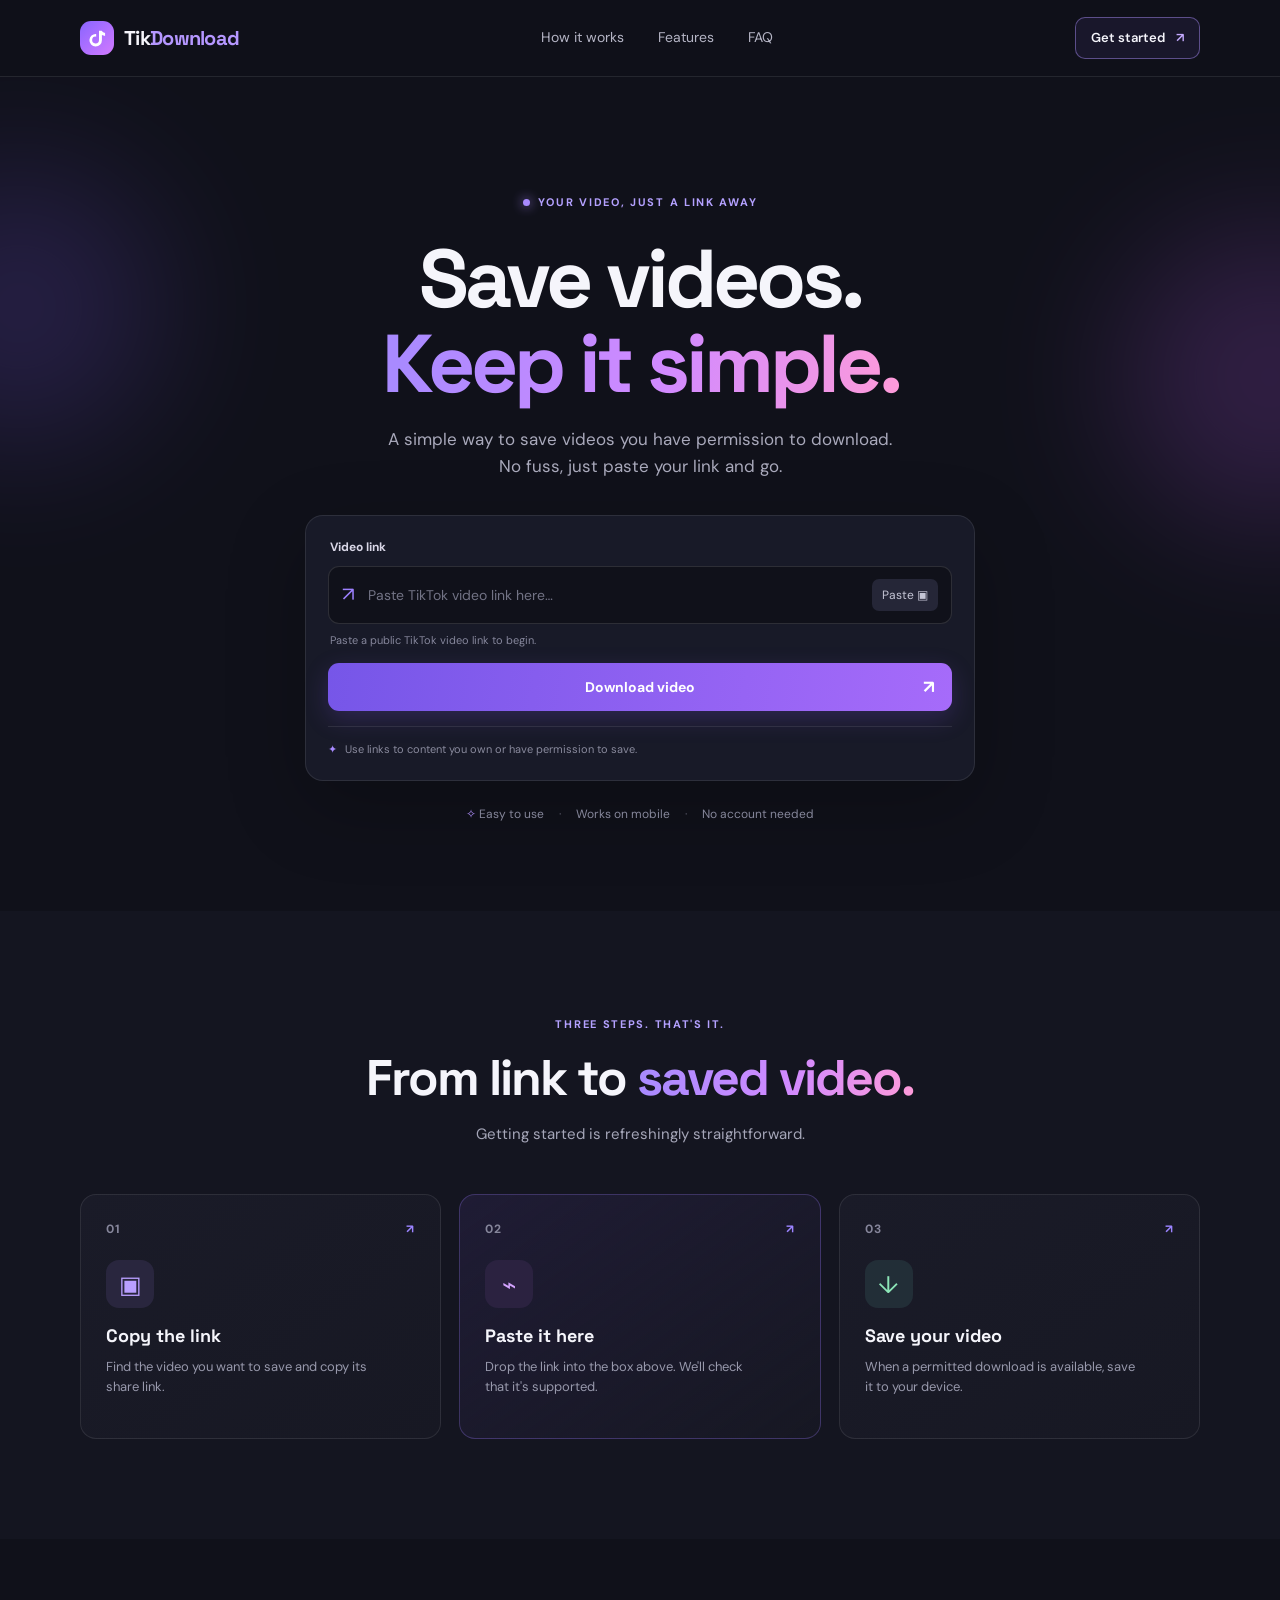
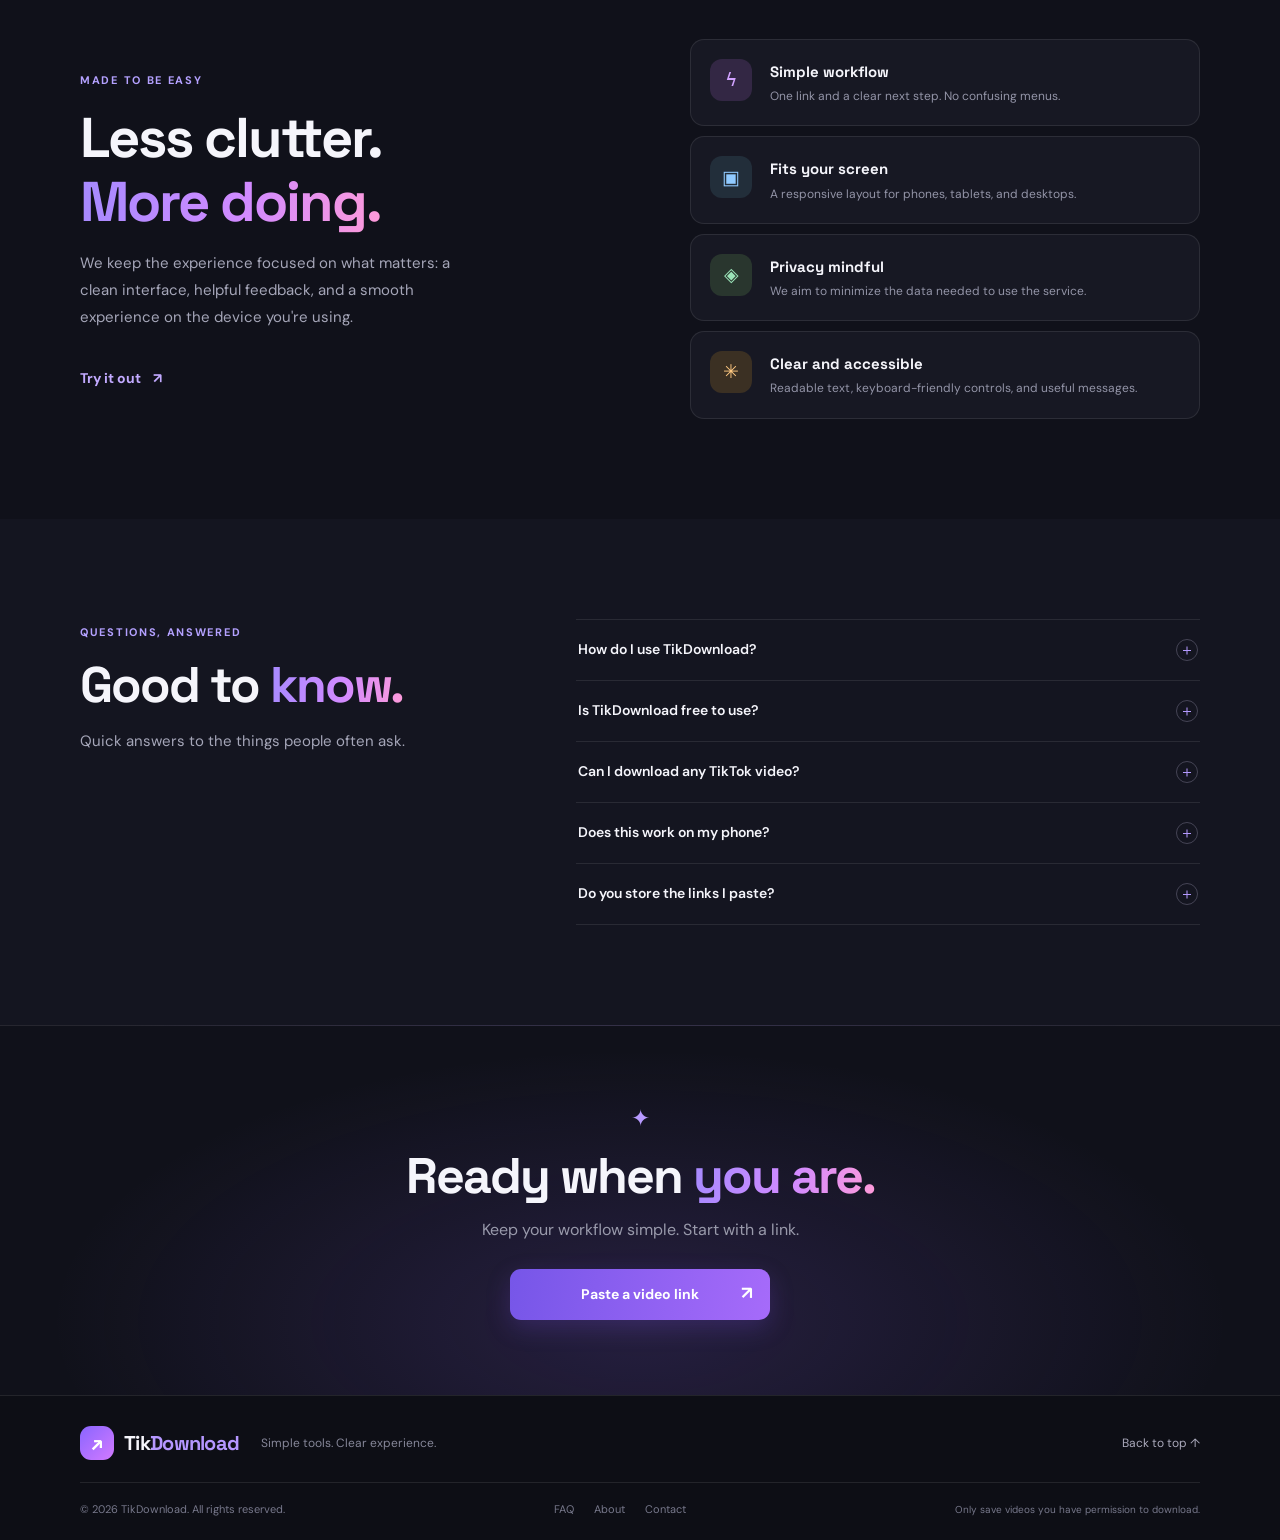
<file: index.html>
<!doctype html>
<html lang="en">
<head>
  <meta charset="utf-8" />
  <meta name="viewport" content="width=device-width, initial-scale=1" />
  <meta name="theme-color" content="#10111a" />
  <meta name="description" content="TikDownload makes saving videos you have permission to download simple. Paste a link to get started." />
  <title>TikDownload — Save videos. Keep it simple.</title>
  <link rel="preconnect" href="https://fonts.googleapis.com">
  <link rel="preconnect" href="https://fonts.gstatic.com" crossorigin>
  <link href="https://fonts.googleapis.com/css2?family=DM+Sans:wght@400;500;600;700&family=Space+Grotesk:wght@500;600;700&display=swap" rel="stylesheet">
  <link rel="stylesheet" href="./styles.css" />
</head>
<body>
  <header class="site-header">
    <div class="container header-inner">
      <a class="brand" href="#" aria-label="TikDownload home">
        <span class="brand-mark" aria-hidden="true"><svg viewBox="0 0 24 24"><path d="M14.4 3.2v11.2a4.1 4.1 0 1 1-3.4-4.05V7.2a7.5 7.5 0 1 0 6.9 7.45V8.4a9.1 9.1 0 0 0 3.8 1.05V6.1a6.7 6.7 0 0 1-4.1-2.9h-3.2Z"/></svg></span>
        <span>Tik<span class="brand-accent">Download</span></span>
      </a>
      <nav class="nav-links" aria-label="Main navigation">
        <a href="#how-it-works">How it works</a>
        <a href="#features">Features</a>
        <a href="#faq">FAQ</a>
      </nav>
      <a class="header-cta" href="#downloader">Get started <span aria-hidden="true">↗</span></a>
      <button class="menu-toggle" aria-label="Open navigation" aria-expanded="false"><span></span><span></span></button>
    </div>
  </header>

  <main>
    <section class="hero" id="downloader">
      <div class="hero-orb orb-one"></div><div class="hero-orb orb-two"></div>
      <div class="container hero-content">
        <div class="eyebrow"><span class="eyebrow-dot"></span> Your video, just a link away</div>
        <h1>Save videos.<br><span class="gradient-text">Keep it simple.</span></h1>
        <p class="hero-subtitle">A simple way to save videos you have permission to download.<br class="desktop-only"> No fuss, just paste your link and go.</p>
        <div class="download-card">
          <form id="download-form" novalidate>
            <label class="input-label" for="video-url">Video link</label>
            <div class="input-wrap">
              <span class="link-icon" aria-hidden="true">↗</span>
              <input id="video-url" name="video-url" type="url" inputmode="url" autocomplete="off" placeholder="Paste TikTok video link here…" aria-describedby="url-help url-status" />
              <button type="button" class="paste-button" id="paste-button">Paste <span>▣</span></button>
            </div>
            <p class="input-help" id="url-help">Paste a public TikTok video link to begin.</p>
            <button class="download-button" id="download-button" type="submit">
              <span class="button-label">Download video</span><span class="button-arrow" aria-hidden="true">↗</span>
            </button>
            <div class="status-message" id="url-status" role="status" aria-live="polite"></div>
          </form>
          <div class="authorized-upload" hidden>
            <p class="upload-heading">Or download a video file you already have</p>
            <label class="input-label" for="video-file">Choose video file</label>
            <input id="video-file" type="file" accept="video/mp4,video/webm,video/quicktime,.mp4,.webm,.mov" />
            <button type="button" class="download-button upload-button" id="upload-button"><span class="button-label">Upload and prepare download</span><span class="button-arrow" aria-hidden="true">↓</span></button>
            <div class="status-message" id="upload-status" role="status" aria-live="polite"></div>
            <div class="processing-options">
              <label class="input-label" for="video-operation">Processing</label>
              <select id="video-operation"><option value="convert">Convert to MP4</option><option value="compress">Compress video</option></select>
              <label class="input-label" for="video-resolution">Resolution</label>
              <select id="video-resolution"><option value="keep">Keep original resolution</option><option value="1080">1080p</option><option value="720" selected>720p</option><option value="480">480p</option></select>
              <button type="button" class="download-button process-button" id="process-button" disabled><span class="button-label">Process video</span><span class="button-arrow">⚙</span></button>
            </div>
            <div class="status-message" id="process-status" role="status" aria-live="polite"></div><div class="processing-progress" id="processing-progress" hidden><div class="progress-track"><div class="progress-fill" id="progress-fill"></div></div><span id="progress-label">0%</span></div>
            <a id="file-download-link" class="text-link upload-result" hidden download>Download your video <span>↓</span></a>
            <p class="upload-help">Uploads are temporary and expire after one hour. Only upload videos you own or are authorized to use.</p>
          </div>
          <div class="card-note"><span class="shield-icon">✦</span> Use links to content you own or have permission to save.</div>
        </div>
        <div class="hero-trust"><span>✧</span> Easy to use <span class="trust-divider">·</span> Works on mobile <span class="trust-divider">·</span> No account needed</div>
      </div>
      <div class="hero-bottom-shape"></div>
    </section>

    <section class="steps-section section" id="how-it-works">
      <div class="container">
        <div class="section-heading">
          <div class="eyebrow">Three steps. That's it.</div>
          <h2>From link to <span class="gradient-text">saved video.</span></h2>
          <p>Getting started is refreshingly straightforward.</p>
        </div>
        <div class="steps-grid">
          <article class="step-card"><div class="step-number">01 <span>↗</span></div><div class="step-icon copy-icon">▣</div><h3>Copy the link</h3><p>Find the video you want to save and copy its share link.</p></article>
          <article class="step-card step-card-featured"><div class="step-number">02 <span>↗</span></div><div class="step-icon paste-icon">⌁</div><h3>Paste it here</h3><p>Drop the link into the box above. We'll check that it's supported.</p></article>
          <article class="step-card"><div class="step-number">03 <span>↗</span></div><div class="step-icon save-icon">↓</div><h3>Save your video</h3><p>When a permitted download is available, save it to your device.</p></article>
        </div>
      </div>
    </section>

    <section class="features-section section" id="features">
      <div class="container feature-layout">
        <div class="feature-intro">
          <div class="eyebrow">Made to be easy</div>
          <h2>Less clutter.<br><span class="gradient-text">More doing.</span></h2>
          <p>We keep the experience focused on what matters: a clean interface, helpful feedback, and a smooth experience on the device you're using.</p>
          <a href="#downloader" class="text-link">Try it out <span>↗</span></a>
        </div>
        <div class="feature-list">
          <article class="feature-item"><div class="feature-icon speed-icon">ϟ</div><div><h3>Simple workflow</h3><p>One link and a clear next step. No confusing menus.</p></div></article>
          <article class="feature-item"><div class="feature-icon device-icon">▣</div><div><h3>Fits your screen</h3><p>A responsive layout for phones, tablets, and desktops.</p></div></article>
          <article class="feature-item"><div class="feature-icon privacy-icon">◈</div><div><h3>Privacy mindful</h3><p>We aim to minimize the data needed to use the service.</p></div></article>
          <article class="feature-item"><div class="feature-icon free-icon">✳</div><div><h3>Clear and accessible</h3><p>Readable text, keyboard-friendly controls, and useful messages.</p></div></article>
        </div>
      </div>
    </section>

    <section class="faq-section section" id="faq">
      <div class="container faq-layout">
        <div class="section-heading faq-heading">
          <div class="eyebrow">Questions, answered</div>
          <h2>Good to <span class="gradient-text">know.</span></h2>
          <p>Quick answers to the things people often ask.</p>
        </div>
        <div class="faq-list">
          <details class="faq-item"><summary>How do I use TikDownload?<span class="faq-plus"></span></summary><p>Copy a public TikTok video link, paste it above, and select Download video. If retrieval succeeds, a download link will appear below.</p></details>
          <details class="faq-item"><summary>Is TikDownload free to use?<span class="faq-plus"></span></summary><p>The website prototype is free to use. Any future limits or costs will be clearly disclosed.</p></details>
          <details class="faq-item"><summary>Can I download any TikTok video?<span class="faq-plus"></span></summary><p>No. Only content that is accessible through a supported method and that you have the right or permission to save should be downloaded. Private videos and restricted content are not supported.</p></details>
          <details class="faq-item"><summary>Does this work on my phone?<span class="faq-plus"></span></summary><p>Yes, the site is designed to work on mobile browsers as well as desktop browsers.</p></details>
          <details class="faq-item"><summary>Do you store the links I paste?<span class="faq-plus"></span></summary><p>When you request a download, your TikTok link is sent to our retrieval provider to process it. Availability depends on that provider and configured storage.</p></details>
        </div>
      </div>
    </section>

    <section class="closing-section">
      <div class="container closing-content"><div class="closing-spark">✦</div><h2>Ready when <span class="gradient-text">you are.</span></h2><p>Keep your workflow simple. Start with a link.</p><a class="download-button closing-button" href="#downloader">Paste a video link <span class="button-arrow">↗</span></a></div>
    </section>
  </main>

  <footer class="site-footer">
    <div class="container footer-top"><a class="brand" href="#"><span class="brand-mark" aria-hidden="true">↗</span><span>Tik<span class="brand-accent">Download</span></span></a><p>Simple tools. Clear experience.</p><a href="#downloader" class="footer-top-link">Back to top ↑</a></div>
    <div class="container footer-bottom"><span>© <span id="year"></span> TikDownload. All rights reserved.</span><div class="footer-links"><a href="#faq">FAQ</a><a href="#features">About</a><a href="mailto:hello@tikdownload.example">Contact</a></div><span class="footer-disclaimer">Only save videos you have permission to download.</span></div>
  </footer>
  <script src="./script.js"></script>
</body>
</html>
</file>
<file: styles.css>
:root{--bg:#10111a;--bg2:#151723;--surface:#1a1c2a;--text:#f5f5fb;--muted:#a5a6b8;--purple:#9b7bff;--pink:#d18aff;--line:rgba(255,255,255,.09);--font:'DM Sans',sans-serif;--display:'Space Grotesk',sans-serif}
*{box-sizing:border-box}html{scroll-behavior:smooth}body{margin:0;background:var(--bg);color:var(--text);font-family:var(--font);line-height:1.55}a{color:inherit;text-decoration:none}.container{width:min(1120px,calc(100% - 48px));margin-inline:auto}
.site-header{position:sticky;top:0;z-index:20;background:rgba(16,17,26,.86);backdrop-filter:blur(16px);border-bottom:1px solid var(--line)}.header-inner{height:76px;display:flex;align-items:center;justify-content:space-between}.brand{display:inline-flex;align-items:center;gap:10px;font-family:var(--display);font-weight:700;font-size:20px;letter-spacing:-.7px}.brand-mark{display:grid;place-items:center;width:34px;height:34px;border-radius:11px;background:linear-gradient(135deg,#8a65ff,#d27aff);color:#fff}.brand-mark svg{width:20px;height:20px;fill:currentColor}.brand-accent{color:#b597ff}.nav-links{display:flex;gap:34px;color:#b5b5c5;font-size:14px}.nav-links a:hover,.footer-links a:hover{color:#fff}.header-cta{border:1px solid rgba(174,145,255,.45);border-radius:10px;padding:10px 15px;font-size:13px;font-weight:600;background:rgba(147,112,255,.08)}.header-cta span{margin-left:8px;color:#c5aaff}.menu-toggle{display:none;background:transparent;border:0;padding:8px}.menu-toggle span{display:block;width:22px;height:2px;background:white;margin:5px}
.hero{position:relative;overflow:hidden;padding:112px 0 88px;background:radial-gradient(ellipse at 50% 10%,rgba(103,68,190,.18),transparent 56%),linear-gradient(180,#10111a,#11121b)}.hero-content{position:relative;z-index:2;text-align:center}.hero-orb{position:absolute;border-radius:50%;filter:blur(70px);opacity:.18;pointer-events:none}.orb-one{width:280px;height:280px;background:#865dff;top:90px;left:-120px}.orb-two{width:300px;height:300px;background:#c45dff;top:150px;right:-140px}.eyebrow{display:inline-flex;align-items:center;gap:8px;text-transform:uppercase;letter-spacing:1.7px;font-size:11px;font-weight:700;color:#b4a1ff}.eyebrow-dot{width:7px;height:7px;border-radius:50%;background:#a88aff;box-shadow:0 0 12px #a88aff}.hero h1{font-family:var(--display);font-size:clamp(48px,7vw,82px);line-height:1.04;letter-spacing:-4px;margin:22px 0 20px;font-weight:700}.gradient-text{background:linear-gradient(100deg,#a98aff 5%,#d18aff 55%,#ff9bd9);-webkit-background-clip:text;background-clip:text;color:transparent}.hero-subtitle{font-size:17px;color:#a9a9bb;margin:0 0 36px}.download-card{max-width:670px;margin:0 auto;padding:22px;background:rgba(26,28,42,.92);border:1px solid rgba(255,255,255,.09);border-radius:18px;box-shadow:0 25px 80px rgba(0,0,0,.24);text-align:left}.input-label{font-size:12px;font-weight:700;color:#d9d7e7;display:block;margin:0 0 9px 2px}.input-wrap{height:58px;border:1px solid rgba(255,255,255,.12);border-radius:11px;background:#10111a;display:flex;align-items:center;padding:0 13px;gap:11px;transition:.2s}.input-wrap:focus-within{border-color:#9e80ff;box-shadow:0 0 0 3px rgba(155,123,255,.13)}.link-icon{color:#9d81ff;font-size:20px}.input-wrap input{flex:1;min-width:0;background:transparent;border:0;outline:0;color:white;font-family:var(--font);font-size:14px}.input-wrap input::placeholder{color:#727385}.paste-button{border:0;background:#252637;color:#c5c5d5;border-radius:7px;padding:8px 10px;font-family:var(--font);font-size:12px;cursor:pointer}.paste-button:hover{background:#33344a;color:#fff}.input-help{font-size:11px;color:#85869b;margin:8px 2px 14px}.download-button{display:flex;width:100%;align-items:center;justify-content:center;gap:10px;position:relative;border:0;border-radius:11px;padding:15px 18px;background:linear-gradient(100deg,#7656e8,#a66bfa);color:#fff;font-family:var(--font);font-weight:700;font-size:14px;cursor:pointer;box-shadow:0 8px 24px rgba(126,82,233,.22);transition:transform .2s,filter .2s}.download-button:hover{filter:brightness(1.1);transform:translateY(-1px)}.download-button:disabled{opacity:.65;cursor:wait;transform:none}.button-arrow{position:absolute;right:17px;font-size:18px}.status-message{font-size:12px;margin-top:10px;min-height:0;color:#b8b4ce}.status-message:not(:empty){min-height:18px}.status-message.error{color:#ff9eae}.status-message.success{color:#8de3b0}.card-note{border-top:1px solid var(--line);padding-top:14px;margin-top:15px;color:#898a9d;font-size:11px}.shield-icon{color:#a88aff;margin-right:5px}.hero-trust{margin-top:24px;color:#85869a;font-size:12px}.hero-trust>span:first-child{color:#b291ff}.trust-divider{margin:0 12px;color:#5c5d6c}.hero-bottom-shape{position:absolute;bottom:-1px;left:0;right:0;height:1px;background:linear-gradient(90deg,transparent,rgba(167,136,255,.25),transparent)}
.section{padding:100px 0}.steps-section{background:#141520}.section-heading{text-align:center;margin-bottom:48px}.section-heading h2,.feature-intro h2,.faq-heading h2,.closing-content h2{font-family:var(--display);font-size:clamp(34px,4.5vw,50px);letter-spacing:-2px;line-height:1.15;margin:14px 0}.section-heading p,.feature-intro p,.faq-heading p{color:var(--muted);font-size:15px}.steps-grid{display:grid;grid-template-columns:repeat(3,1fr);gap:18px}.step-card{border:1px solid var(--line);border-radius:16px;background:linear-gradient(145deg,#1a1b28,#171823);padding:25px;min-height:245px;transition:transform .2s,border-color .2s}.step-card:hover{transform:translateY(-4px);border-color:rgba(164,132,255,.4)}.step-card-featured{border-color:rgba(155,123,255,.28);background:linear-gradient(145deg,rgba(112,79,202,.12),#171823)}.step-number{display:flex;justify-content:space-between;color:#86869b;font-size:12px;font-weight:700;letter-spacing:1px}.step-number span{color:#9b83ff}.step-icon{display:grid;place-items:center;width:48px;height:48px;border-radius:13px;margin:22px 0 14px;font-size:24px;background:#29263e;color:#b99fff}.paste-icon{background:#2b2240;color:#d4a4ff}.save-icon{background:#222e37;color:#8ce5b7}.step-card h3{font-family:var(--display);font-size:18px;margin:0 0 7px}.step-card p{color:#9899ac;font-size:13px;margin:0;max-width:270px}
.features-section{background:var(--bg)}.feature-layout{display:grid;grid-template-columns:1fr 1fr;gap:100px;align-items:center}.feature-intro h2{font-size:56px}.feature-intro p{max-width:410px;line-height:1.8}.text-link{display:inline-flex;gap:12px;margin-top:22px;color:#c2aaff;font-size:14px;font-weight:700}.feature-list{display:grid;gap:10px}.feature-item{display:flex;gap:18px;align-items:flex-start;padding:19px;border:1px solid var(--line);border-radius:14px;background:#171823}.feature-icon{display:grid;place-items:center;width:42px;height:42px;flex:0 0 42px;border-radius:12px;font-size:19px}.speed-icon{background:#332744;color:#d1a2ff}.device-icon{background:#222e3a;color:#90caff}.privacy-icon{background:#29362e;color:#9be3b8}.free-icon{background:#3b3023;color:#ffc982}.feature-item h3{margin:1px 0 4px;font-family:var(--display);font-size:15px}.feature-item p{margin:0;color:#9394a7;font-size:12px;line-height:1.6}
.faq-section{background:#141520}.faq-layout{display:grid;grid-template-columns:.8fr 1.2fr;gap:80px}.faq-heading{text-align:left;margin:0}.faq-list{border-top:1px solid var(--line)}.faq-item{border-bottom:1px solid var(--line);padding:0 2px}.faq-item summary{list-style:none;cursor:pointer;padding:19px 0;font-weight:600;font-size:14px;display:flex;justify-content:space-between;align-items:center;gap:20px}.faq-item summary::-webkit-details-marker{display:none}.faq-plus{width:22px;height:22px;border-radius:50%;border:1px solid #454455;position:relative;flex:0 0 22px}.faq-plus:before,.faq-plus:after{content:"";position:absolute;background:#b49aff;top:10px;left:6px;width:8px;height:1px}.faq-plus:after{transform:rotate(90deg)}.faq-item[open] .faq-plus:after{display:none}.faq-item p{margin:0;padding:0 30px 20px 0;color:#9899ab;font-size:13px;max-width:580px}
.closing-section{padding:75px 0;background:radial-gradient(ellipse at 50% 80%,rgba(123,85,213,.2),transparent 65%),#10111a;border-top:1px solid var(--line)}.closing-content{text-align:center}.closing-spark{color:#b79aff;font-size:23px}.closing-content h2{margin:12px 0}.closing-content p{color:#999aab;margin:0 0 26px}.closing-button{max-width:260px;margin:0 auto;text-decoration:none}
.site-footer{background:#0d0e15;border-top:1px solid var(--line);padding:30px 0 22px}.footer-top{display:flex;align-items:center;gap:22px;padding-bottom:22px;border-bottom:1px solid var(--line)}.footer-top p{font-size:12px;color:#858698;margin:0}.footer-top-link{margin-left:auto;font-size:12px;color:#aaa9bb}.footer-bottom{display:flex;align-items:center;justify-content:space-between;gap:20px;padding-top:18px;color:#77788b;font-size:11px}.footer-links{display:flex;gap:20px}.footer-disclaimer{font-size:10px}
@media(max-width:850px){.feature-layout{gap:45px}.faq-layout{gap:45px}.hero{padding:92px 0 72px}.section{padding:80px 0}}
@media(max-width:650px){.container{width:min(100% - 34px,1120px)}.header-inner{height:66px}.nav-links{display:none;position:absolute;top:66px;left:0;right:0;padding:18px 22px;background:#151621;border-bottom:1px solid var(--line);flex-direction:column;gap:16px}.menu-toggle{display:block}.header-cta{padding:9px 12px;font-size:12px}.hero{padding:72px 0 62px}.hero h1{font-size:51px;letter-spacing:-2.7px}.hero-subtitle{font-size:14px;padding:0 4px}.desktop-only{display:none}.download-card{padding:16px;border-radius:15px}.input-wrap{height:54px;padding:0 10px}.input-wrap input{font-size:13px}.paste-button{padding:7px 8px}.hero-trust{font-size:10px}.trust-divider{margin:0 7px}.section{padding:66px 0}.section-heading h2,.feature-intro h2,.faq-heading h2,.closing-content h2{font-size:36px;letter-spacing:-1.4px}.section-heading{margin-bottom:30px}.steps-grid{grid-template-columns:1fr;gap:12px}.step-card{min-height:0;padding:20px}.step-icon{margin:16px 0 12px}.feature-layout,.faq-layout{grid-template-columns:1fr;gap:38px}.feature-intro h2{font-size:43px}.feature-list{gap:9px}.feature-item{padding:15px}.faq-heading{margin:0}.closing-section{padding:55px 0}.footer-top{flex-wrap:wrap;gap:12px}.footer-top p{width:100%;order:3}.footer-top-link{margin-left:auto}.footer-bottom{align-items:flex-start;flex-wrap:wrap;gap:12px}.footer-links{order:2;width:100%}.footer-disclaimer{order:3;width:100%}}
@media(prefers-reduced-motion:reduce){html{scroll-behavior:auto}*,*:before,*:after{transition:none!important}}

.authorized-upload{border-top:1px solid rgba(255,255,255,.09);margin-top:22px;padding-top:20px;text-align:left}
.upload-heading{font-weight:600;font-size:14px;margin:0 0 16px;color:var(--text,#fff)}
#video-file{display:block;width:100%;margin:8px 0 14px;padding:10px;border:1px solid rgba(255,255,255,.15);border-radius:12px;background:rgba(255,255,255,.035);color:inherit;font:inherit;font-size:12px}
#video-file::file-selector-button{border:0;border-radius:8px;padding:8px 10px;margin-right:10px;background:rgba(255,255,255,.1);color:inherit;font:inherit;cursor:pointer}
.upload-button{width:100%;margin-top:2px}
.upload-help{font-size:11px;line-height:1.5;opacity:.65;margin:12px 0 0}
.upload-result{display:inline-flex;margin-top:10px;align-items:center;gap:8px}
.upload-result[hidden]{display:none}
.processing-options{display:grid;grid-template-columns:1fr 1fr;gap:10px;margin-top:16px}.processing-options .input-label{margin:4px 0 0}.processing-options select{width:100%;background:#10111a;color:#f5f5fb;border:1px solid rgba(255,255,255,.14);border-radius:9px;padding:11px 10px;font:inherit;font-size:12px}.process-button{grid-column:1/-1}.process-button:disabled{opacity:.45;cursor:not-allowed}@media(max-width:650px){.processing-options{grid-template-columns:1fr}.process-button{grid-column:auto}}
.processing-progress{display:flex;align-items:center;gap:10px;margin:10px 0;font-size:12px;color:#a9a9ba}.processing-progress[hidden]{display:none}.progress-track{height:8px;flex:1;background:rgba(255,255,255,.1);border-radius:99px;overflow:hidden}.progress-fill{height:100%;width:0%;background:linear-gradient(90deg,#9a6bff,#48d6f5);border-radius:99px;transition:width .35s ease}.processing-progress #progress-label{min-width:36px;text-align:right;color:#e5e2f5;font-weight:600}
</file>
